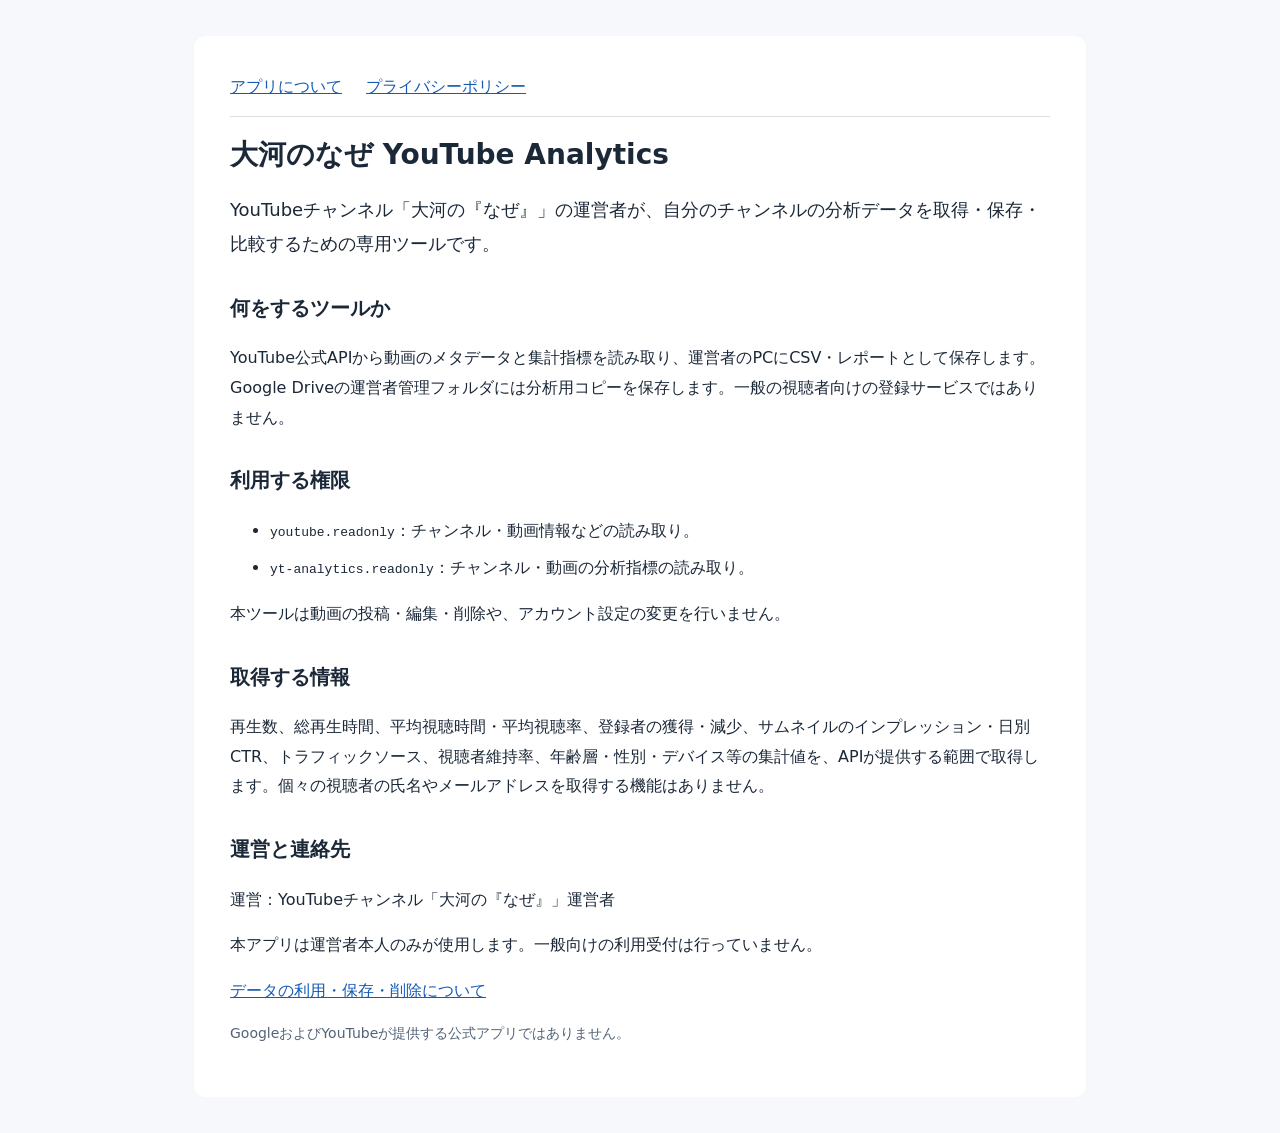
<file: index.html>
<!doctype html>
<html lang="ja"><head><meta charset="utf-8"><meta name="viewport" content="width=device-width,initial-scale=1"><title>大河のなぜ YouTube Analytics</title><link rel="stylesheet" href="style.css"></head><body><main><nav><a href="index.html">アプリについて</a><a href="privacy.html">プライバシーポリシー</a></nav><h1>大河のなぜ YouTube Analytics</h1>
<p class="lead">YouTubeチャンネル「大河の『なぜ』」の運営者が、自分のチャンネルの分析データを取得・保存・比較するための専用ツールです。</p>
<h2>何をするツールか</h2><p>YouTube公式APIから動画のメタデータと集計指標を読み取り、運営者のPCにCSV・レポートとして保存します。Google Driveの運営者管理フォルダには分析用コピーを保存します。一般の視聴者向けの登録サービスではありません。</p>
<h2>利用する権限</h2><ul><li><code>youtube.readonly</code>：チャンネル・動画情報などの読み取り。</li><li><code>yt-analytics.readonly</code>：チャンネル・動画の分析指標の読み取り。</li></ul><p>本ツールは動画の投稿・編集・削除や、アカウント設定の変更を行いません。</p>
<h2>取得する情報</h2><p>再生数、総再生時間、平均視聴時間・平均視聴率、登録者の獲得・減少、サムネイルのインプレッション・日別CTR、トラフィックソース、視聴者維持率、年齢層・性別・デバイス等の集計値を、APIが提供する範囲で取得します。個々の視聴者の氏名やメールアドレスを取得する機能はありません。</p>
<h2>運営と連絡先</h2><p>運営：YouTubeチャンネル「大河の『なぜ』」運営者</p><p>本アプリは運営者本人のみが使用します。一般向けの利用受付は行っていません。</p>
<p><a href="privacy.html">データの利用・保存・削除について</a></p><p class="meta">GoogleおよびYouTubeが提供する公式アプリではありません。</p></main></body></html>
</file>
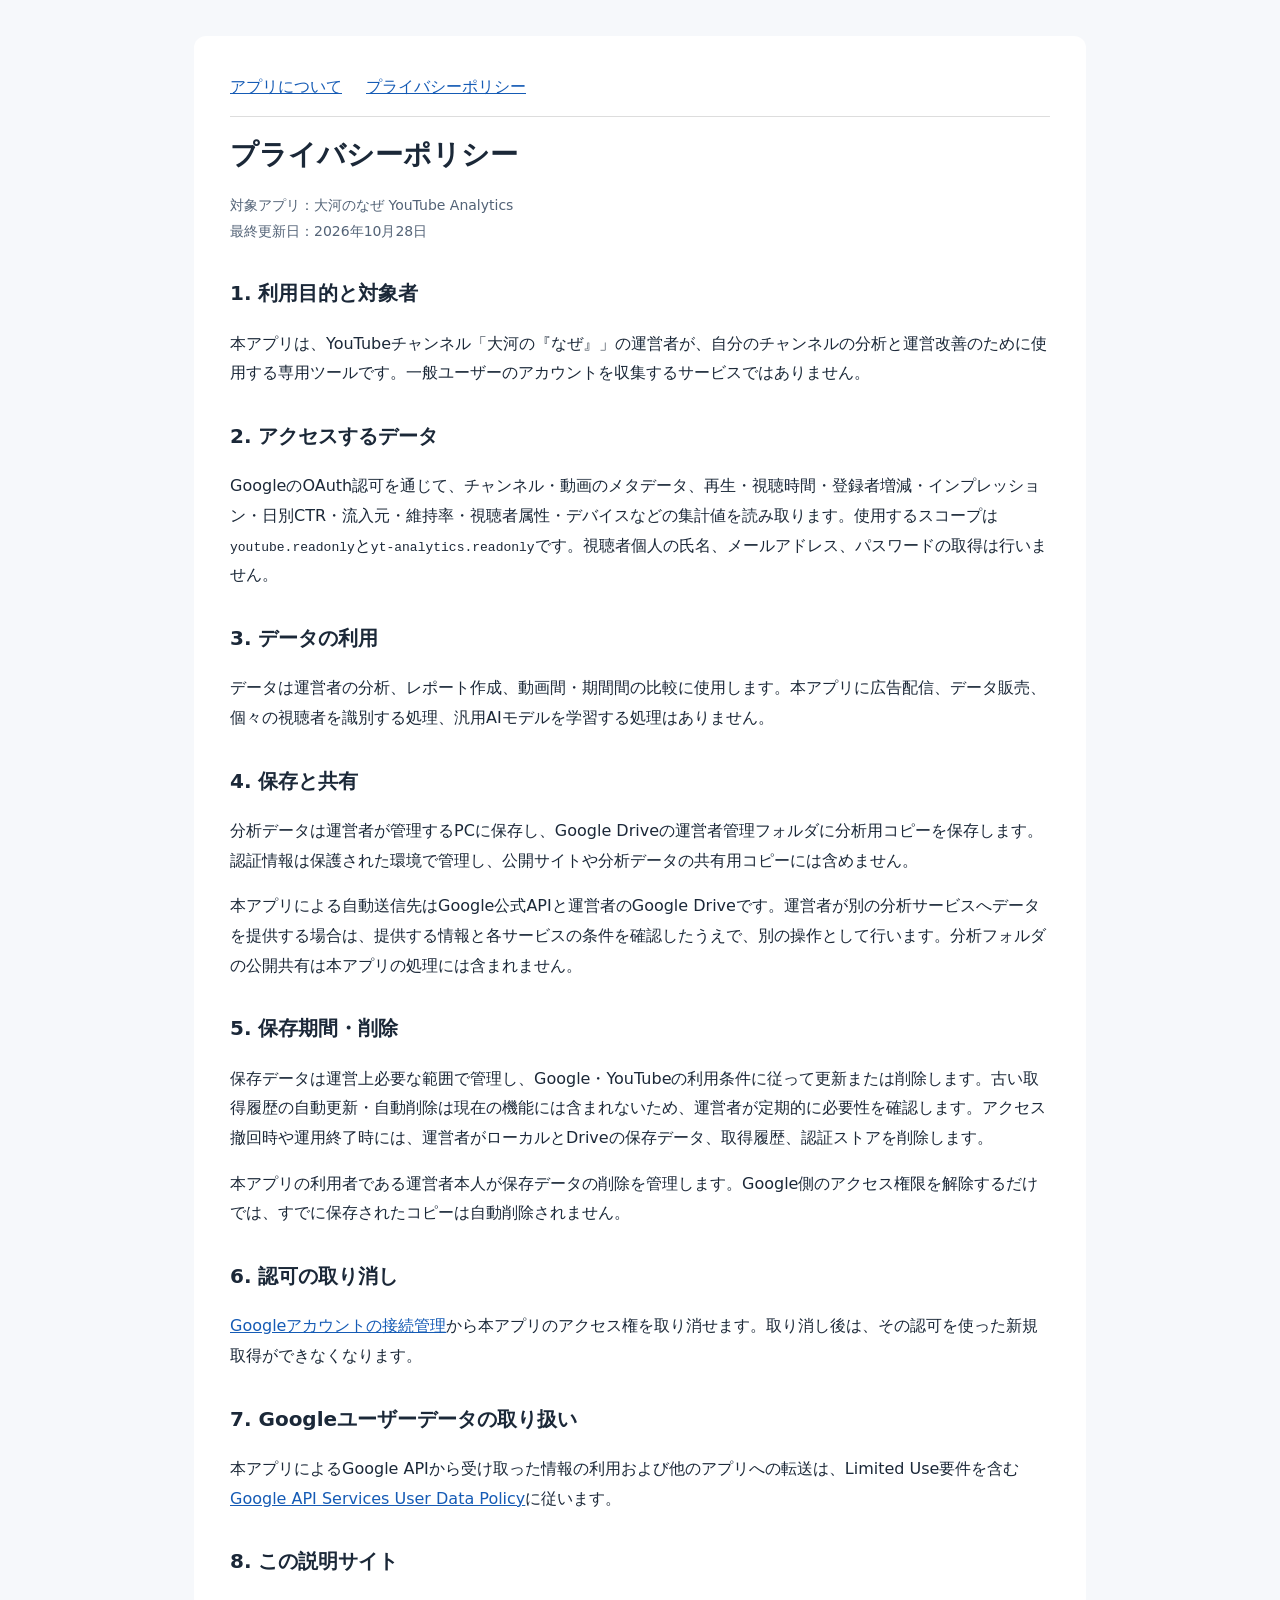
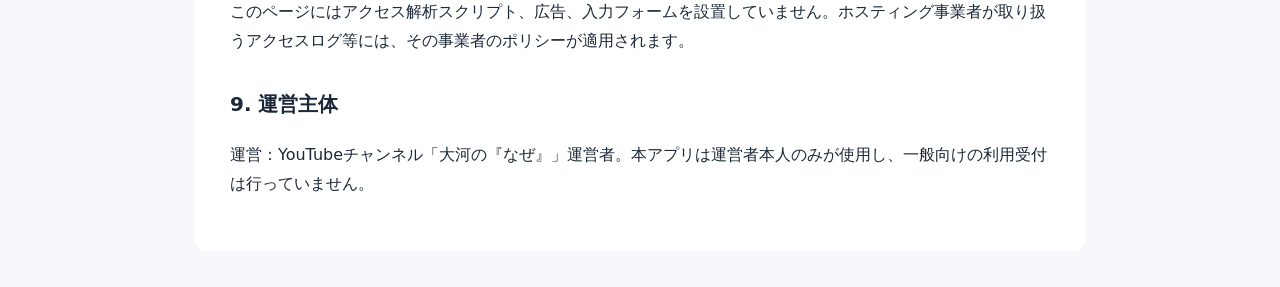
<file: privacy.html>
<!doctype html>
<html lang="ja"><head><meta charset="utf-8"><meta name="viewport" content="width=device-width,initial-scale=1"><title>プライバシーポリシー｜大河のなぜ YouTube Analytics</title><link rel="stylesheet" href="style.css"></head><body><main><nav><a href="index.html">アプリについて</a><a href="privacy.html">プライバシーポリシー</a></nav><h1>プライバシーポリシー</h1><p class="meta">対象アプリ：大河のなぜ YouTube Analytics<br>最終更新日：2026年10月28日</p>
<h2>1. 利用目的と対象者</h2><p>本アプリは、YouTubeチャンネル「大河の『なぜ』」の運営者が、自分のチャンネルの分析と運営改善のために使用する専用ツールです。一般ユーザーのアカウントを収集するサービスではありません。</p>
<h2>2. アクセスするデータ</h2><p>GoogleのOAuth認可を通じて、チャンネル・動画のメタデータ、再生・視聴時間・登録者増減・インプレッション・日別CTR・流入元・維持率・視聴者属性・デバイスなどの集計値を読み取ります。使用するスコープは<code>youtube.readonly</code>と<code>yt-analytics.readonly</code>です。視聴者個人の氏名、メールアドレス、パスワードの取得は行いません。</p>
<h2>3. データの利用</h2><p>データは運営者の分析、レポート作成、動画間・期間間の比較に使用します。本アプリに広告配信、データ販売、個々の視聴者を識別する処理、汎用AIモデルを学習する処理はありません。</p>
<h2>4. 保存と共有</h2><p>分析データは運営者が管理するPCに保存し、Google Driveの運営者管理フォルダに分析用コピーを保存します。認証情報は保護された環境で管理し、公開サイトや分析データの共有用コピーには含めません。</p><p>本アプリによる自動送信先はGoogle公式APIと運営者のGoogle Driveです。運営者が別の分析サービスへデータを提供する場合は、提供する情報と各サービスの条件を確認したうえで、別の操作として行います。分析フォルダの公開共有は本アプリの処理には含まれません。</p>
<h2>5. 保存期間・削除</h2><p>保存データは運営上必要な範囲で管理し、Google・YouTubeの利用条件に従って更新または削除します。古い取得履歴の自動更新・自動削除は現在の機能には含まれないため、運営者が定期的に必要性を確認します。アクセス撤回時や運用終了時には、運営者がローカルとDriveの保存データ、取得履歴、認証ストアを削除します。</p><p>本アプリの利用者である運営者本人が保存データの削除を管理します。Google側のアクセス権限を解除するだけでは、すでに保存されたコピーは自動削除されません。</p>
<h2>6. 認可の取り消し</h2><p><a href="https://myaccount.google.com/connections">Googleアカウントの接続管理</a>から本アプリのアクセス権を取り消せます。取り消し後は、その認可を使った新規取得ができなくなります。</p>
<h2>7. Googleユーザーデータの取り扱い</h2><p>本アプリによるGoogle APIから受け取った情報の利用および他のアプリへの転送は、Limited Use要件を含む<a href="https://developers.google.com/terms/api-services-user-data-policy">Google API Services User Data Policy</a>に従います。</p>
<h2>8. この説明サイト</h2><p>このページにはアクセス解析スクリプト、広告、入力フォームを設置していません。ホスティング事業者が取り扱うアクセスログ等には、その事業者のポリシーが適用されます。</p>
<h2>9. 運営主体</h2><p>運営：YouTubeチャンネル「大河の『なぜ』」運営者。本アプリは運営者本人のみが使用し、一般向けの利用受付は行っていません。</p></main></body></html>
</file>
<file: style.css>
body{font-family:system-ui,"Noto Sans JP",sans-serif;line-height:1.85;color:#1b2838;background:#f6f8fb;margin:0}main{max-width:820px;margin:36px auto;background:white;padding:36px;border-radius:12px}h1{font-size:28px;line-height:1.4}h2{font-size:20px;margin-top:30px}a{color:#155bb5}nav{display:flex;gap:24px;border-bottom:1px solid #ddd;padding-bottom:14px}.lead{font-size:18px}.meta{color:#536377;font-size:14px}li{margin-bottom:8px}@media(max-width:700px){main{margin:0;padding:22px;border-radius:0}h1{font-size:24px}}
</file>
